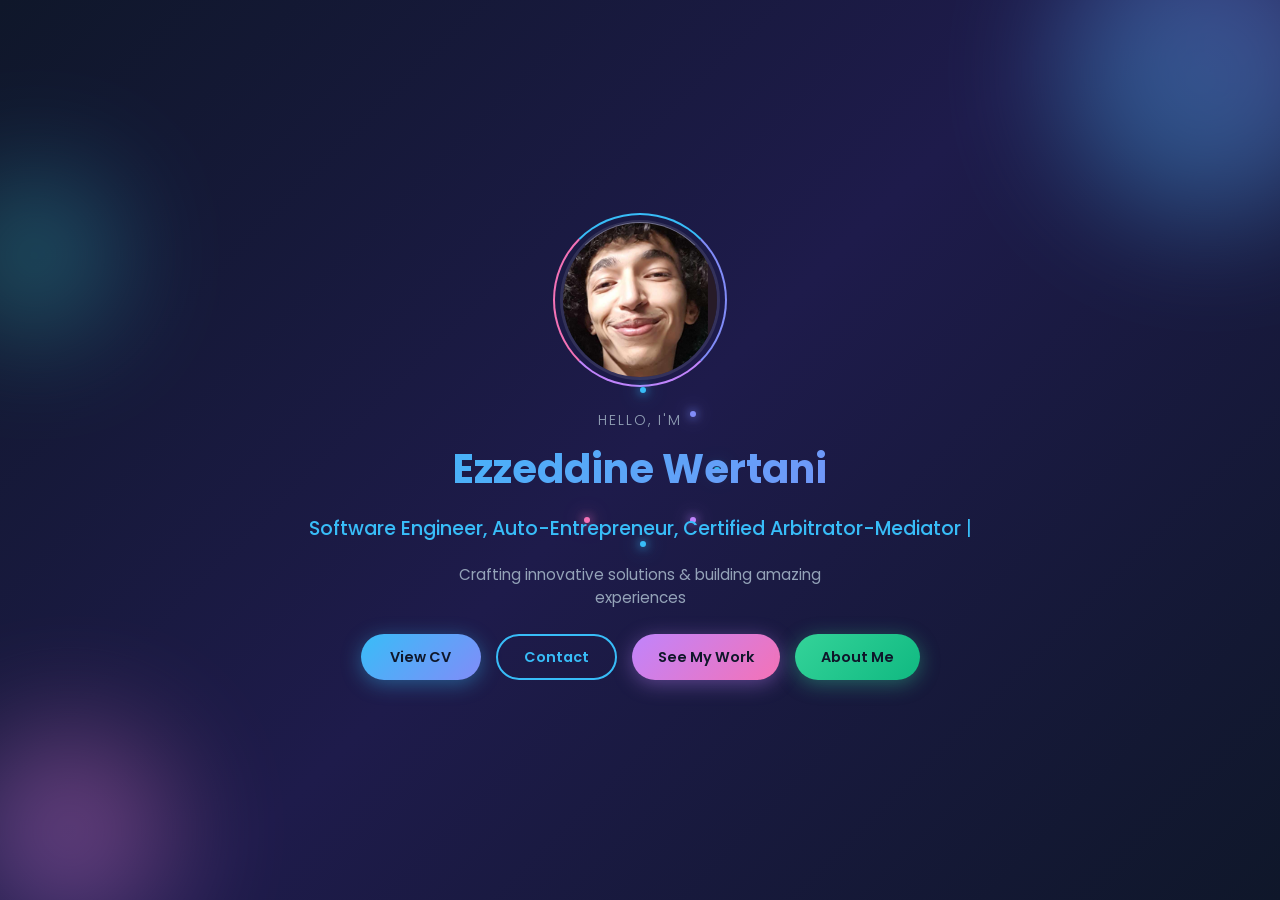
<file: index.html>
<!DOCTYPE html>
<html lang="en">
<head>
<meta charset="UTF-8">
<meta name="viewport" content="width=device-width, initial-scale=1.0">
<title>Ezzeddine Wertani</title>
<link rel="stylesheet" href="style.css">
</head>

<body>

<!-- HERO SECTION -->
<section class="hero">
  <div class="hero-bg-animation">
    <div class="floating-shape shape-1"></div>
    <div class="floating-shape shape-2"></div>
    <div class="floating-shape shape-3"></div>
  </div>

  <div class="hero-content">
    <div class="profile-wrapper">
      <div class="profile-ring"></div>
      <div class="profile-glow"></div>
      <img src="profile.jpg" alt="Profile" class="profile-photo">
      <div class="profile-particles">
        <span class="particle"></span>
        <span class="particle"></span>
        <span class="particle"></span>
        <span class="particle"></span>
        <span class="particle"></span>
        <span class="particle"></span>
      </div>
    </div>

    <div class="hero-text">
      <h1 class="hero-title">
        <span class="title-line">Hello, I'm</span>
        <span class="name">Ezzeddine Wertani</span>
      </h1>
      <p class="hero-subtitle">
        <span class="typing-text">Software Engineer, Auto-Entrepreneur, Certified Arbitrator-Mediator</span>
        <span class="cursor">|</span>
      </p>
      <div class="hero-description">
        Crafting innovative solutions & building amazing experiences
      </div>
      <div class="hero-buttons">
        <button onclick="openCV()" class="btn-primary">View CV</button>
        <button onclick="openContact()" class="btn-secondary">Contact</button>
        <button onclick="window.location.href='projects.html'" class="btn-tertiary">See My Work</button>
        <button onclick="openAbout()" class="btn-quaternary">About Me</button>
      </div>
    </div>
  </div>

 
</section>

<!-- CV MODAL -->
<div id="cvModal">
  <div class="cv-content">
    <span onclick="closeCV()" class="close-btn">&times;</span>
    <h2>My Resume</h2>
    <iframe src="resume.pdf" class="cv-frame"></iframe>
    <a href="resume.pdf" download class="download-link">Download PDF</a>
  </div>
</div>

<!-- CONTACT MODAL -->
<div id="contactModal">
  <div class="contact-content">
    <span onclick="closeContact()" class="close-btn">&times;</span>
    <h2>Get In Touch</h2>
    <div class="contact-info">
      <div class="contact-item">
        <span class="contact-icon">📧</span>
        <p><a href="mailto:ezzeddineouertani2000@gmail.com" class="contact-link">Email Me</a></p>
      </div>
      <div class="contact-item">
        <span class="contact-icon">📱</span>
        <p><a href="tel:+21648132531" class="contact-link">+216 48 132 531</a></p>
      </div>
      <div class="contact-item">
        <span class="contact-icon">💼</span>
        <p><a href="https://www.linkedin.com/in/ezzeddine-wertani-a3781b311/?skipRedirect=true" target="_blank" class="contact-link">LinkedIn Profile</a></p>
      </div>
    </div>
  </div>
</div>

<!-- ABOUT MODAL -->
<div id="aboutModal">
  <div class="about-content">
    <span onclick="closeAbout()" class="close-btn">&times;</span>
    <h2>About Me</h2>
    <div class="about-text">
      <p>I'm a passionate Software Engineer and Auto-Entrepreneur with expertise in building innovative solutions.</p>
      <p>As a certified Arbitrator-Mediator, I bring a unique perspective to problem-solving and conflict resolution.</p>
      <p>I love crafting amazing experiences through code and continuously learning new technologies.</p>
    </div>
    <a href="about.html" class="about-more-btn">Get to Know More</a>
  </div>
</div>

<script>
function openCV() {
  document.getElementById('cvModal').style.display = 'flex';
}

function closeCV() {
  document.getElementById('cvModal').style.display = 'none';
}

function openContact() {
  document.getElementById('contactModal').style.display = 'flex';
}

function closeContact() {
  document.getElementById('contactModal').style.display = 'none';
}

function openAbout() {
  document.getElementById('aboutModal').style.display = 'flex';
}

function closeAbout() {
  document.getElementById('aboutModal').style.display = 'none';
}

// Close modals when clicking outside
window.onclick = function(event) {
  if (event.target.id === 'cvModal') closeCV();
  if (event.target.id === 'contactModal') closeContact();
  if (event.target.id === 'aboutModal') closeAbout();
}
</script>

</body>
</html>
</file>
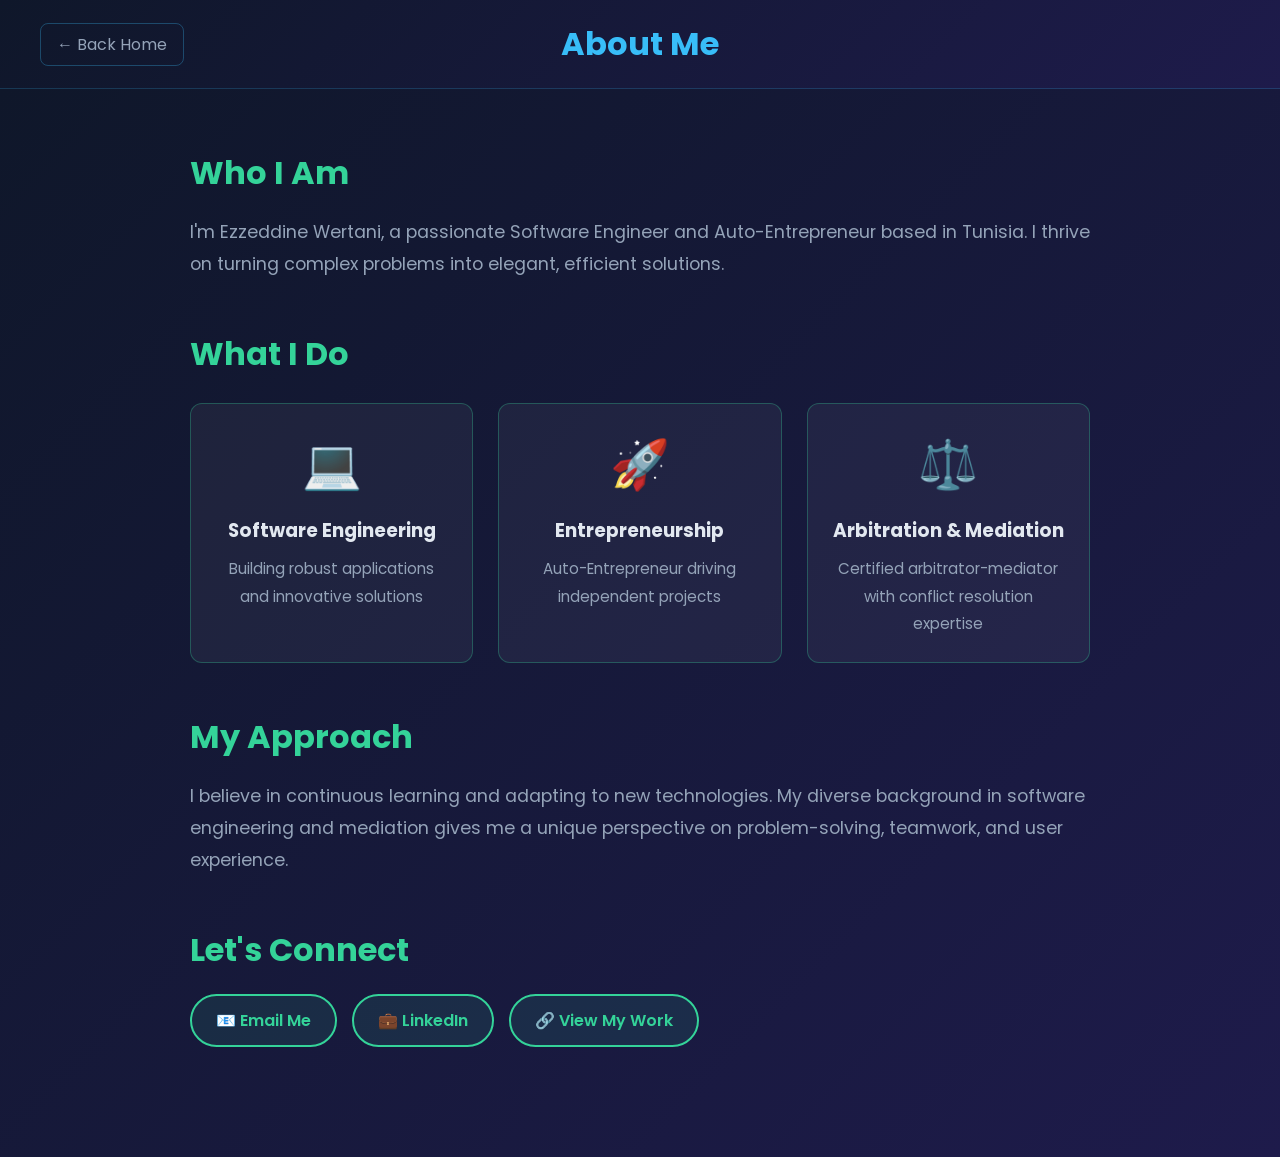
<file: about.html>
<!DOCTYPE html>
<html lang="en">
<head>
<meta charset="UTF-8">
<meta name="viewport" content="width=device-width, initial-scale=1.0">
<title>About Me - Ezzeddine Wertani</title>
<link rel="stylesheet" href="style.css">
</head>

<body>

<!-- HEADER -->
<header class="page-header">
  <a href="index.html" class="back-btn">← Back Home</a>
  <h1>About Me</h1>
</header>

<!-- ABOUT PAGE CONTENT -->
<section class="about-page">
  <div class="about-page-content">
    <div class="about-section">
      <h2>Who I Am</h2>
      <p>I'm Ezzeddine Wertani, a passionate Software Engineer and Auto-Entrepreneur based in Tunisia. I thrive on turning complex problems into elegant, efficient solutions.</p>
    </div>

    <div class="about-section">
      <h2>What I Do</h2>
      <div class="skills-grid">
        <div class="skill-card">
          <span class="skill-icon">💻</span>
          <h3>Software Engineering</h3>
          <p>Building robust applications and innovative solutions</p>
        </div>
        <div class="skill-card">
          <span class="skill-icon">🚀</span>
          <h3>Entrepreneurship</h3>
          <p>Auto-Entrepreneur driving independent projects</p>
        </div>
        <div class="skill-card">
          <span class="skill-icon">⚖️</span>
          <h3>Arbitration & Mediation</h3>
          <p>Certified arbitrator-mediator with conflict resolution expertise</p>
        </div>
      </div>
    </div>

    <div class="about-section">
      <h2>My Approach</h2>
      <p>I believe in continuous learning and adapting to new technologies. My diverse background in software engineering and mediation gives me a unique perspective on problem-solving, teamwork, and user experience.</p>
    </div>

    <div class="about-section">
      <h2>Let's Connect</h2>
      <div class="connect-links">
        <a href="mailto:ezzeddineouertani2000@gmail.com" class="connect-btn">📧 Email Me</a>
        <a href="https://www.linkedin.com/in/ezzeddine-wertani-a3781b311/?skipRedirect=true" target="_blank" class="connect-btn">💼 LinkedIn</a>
        <a href="projects.html" class="connect-btn">🔗 View My Work</a>
      </div>
    </div>
  </div>
</section>

</body>
</html>
</file>
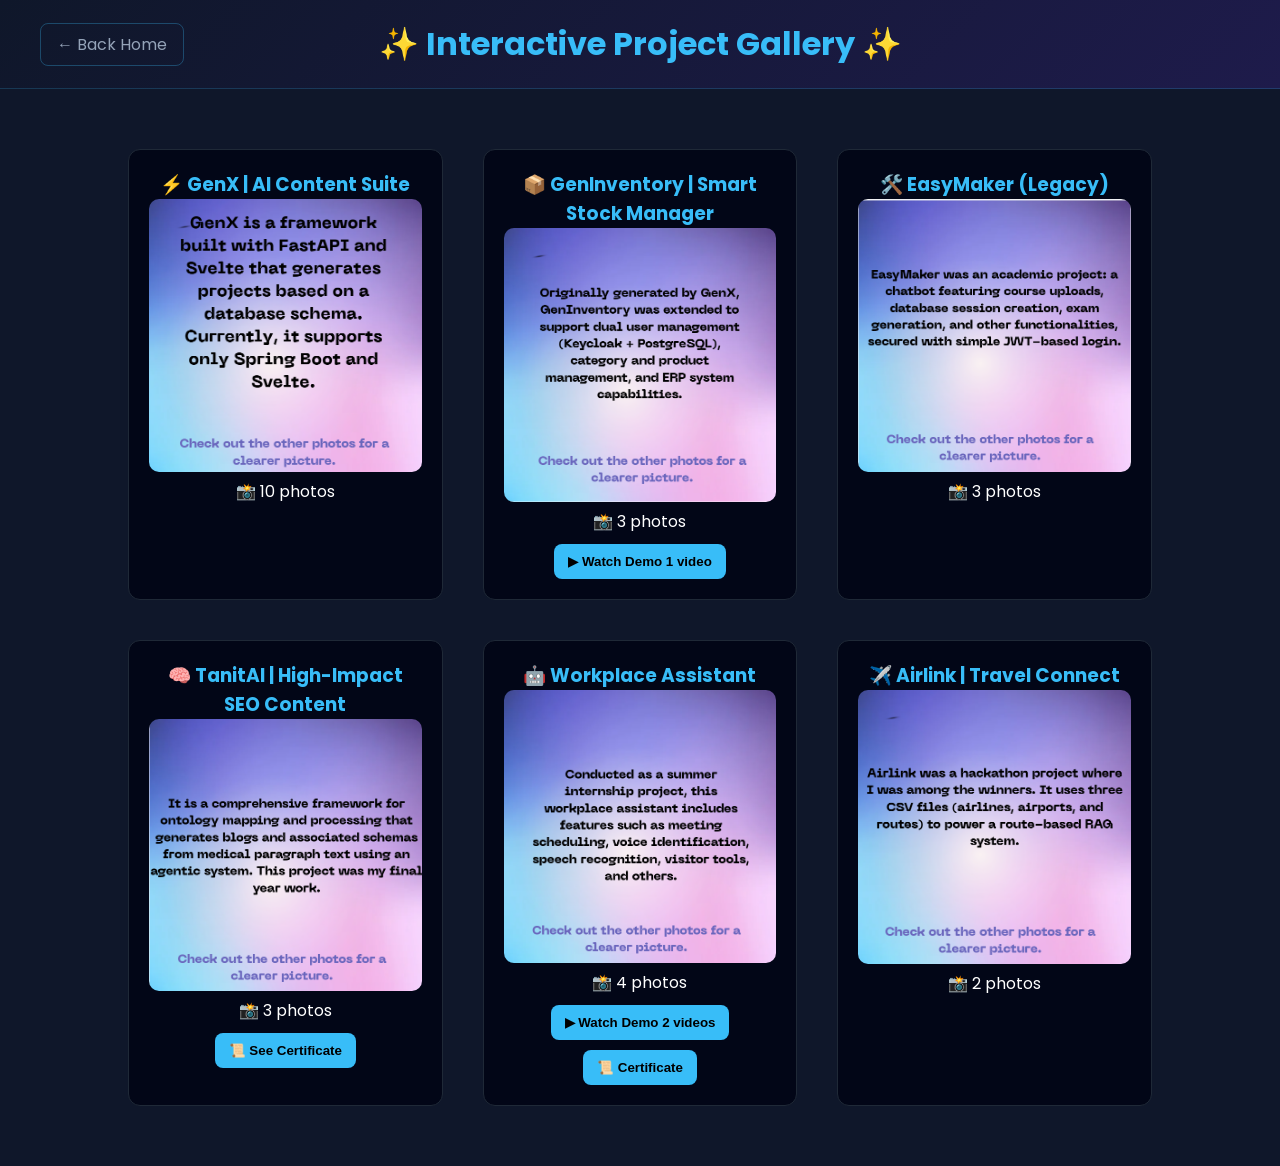
<file: projects.html>
<!DOCTYPE html>
<html lang="en">
<head>
<meta charset="UTF-8">
<meta name="viewport" content="width=device-width, initial-scale=1.0">
<title>Projects | Interactive Showcase with Media Indicators</title>
<link rel="stylesheet" href="style.css">
<style>
  /* Additional inline critical style for background enhancement - integrated into style.css */
</style>
</head>
<body>

<!-- HEADER -->
<header class="page-header">
  <a href="index.html" class="back-btn">← Back Home</a>
  <h1>✨ Interactive Project Gallery ✨</h1>
</header>

<section class="projects">

<!-- ===== 1. EASYMAKER V1 (NEW) - GenX ===== -->
<div class="project">
  <h3>⚡ GenX | AI Content Suite</h3>
  <div class="project-media">
    <img src="G.png"
         alt="GenX Dashboard Preview"
         onclick="openGallery(['G0.png','G1.png','G2.png','G3.png','G4.png','G5.png','G6.png','G7.png','G8.png','G9.png'],0)">
    <span class="media-badge photo-badge">📸 10 photos</span>
  </div>
  <!-- No video demo for this project -->
</div>

<!-- ===== 2. GenInventory ===== -->
<div class="project">
  <h3>📦 GenInventory | Smart Stock Manager</h3>
  <div class="project-media">
    <img src="f.png"
         alt="GenInventory Interface"
         onclick="openGallery(['f1.png','f2.png','f3.png'],0)">
    <span class="media-badge photo-badge">📸 3 photos</span>
  </div>
  <div class="button-group">
    <button class="demo-btn" onclick="openVideos(['fv.mp4'],0)">
      ▶ Watch Demo <span class="video-count-badge">1 video</span>
    </button>
  </div>
</div>

<!-- ===== 3. EASYMAKER V0 (OLD) ===== -->
<div class="project">
  <h3>🛠️ EasyMaker (Legacy)</h3>
  <div class="project-media">
    <img src="E.png"
         alt="EasyMaker Screenshot"
         onclick="openGallery(['E1.png','E2.png','E3.png'],0)">
    <span class="media-badge photo-badge">📸 3 photos</span>
  </div>
</div>

<!-- ===== 4. TANITAI - AI SEO Generator ===== -->
<div class="project">
  <h3>🧠 TanitAI | High-Impact SEO Content</h3>
  <div class="project-media">
    <img src="1.png"
         alt="TanitAI Dashboard"
         onclick="openGallery(['1.1.png','1.2.png','1.3.png'],0)">
    <span class="media-badge photo-badge">📸 3 photos</span>
  </div>
  <div class="button-group">
    <button class="cert-btn" onclick="openGallery(['certificate1.png'],0)">
      📜 See Certificate
    </button>
  </div>
</div>

<!-- ===== 5. WORKPLACE ASSISTANT ===== -->
<div class="project">
  <h3>🤖 Workplace Assistant</h3>
  <div class="project-media">
    <img src="W.png"
         alt="Workplace Assistant UI"
         onclick="openGallery(['W1.png','W2.png','W3.png','W4.png'],0)">
    <span class="media-badge photo-badge">📸 4 photos</span>
  </div>
  <div class="button-group">
    <button class="demo-btn" onclick="openVideos(['EV1.mp4','EV2.mp4'],0)">
      ▶ Watch Demo <span class="video-count-badge">2 videos</span>
    </button>
    <button class="cert-btn" onclick="openGallery(['certificate2.png'],0)">
      📜 Certificate
    </button>
  </div>
</div>

<!-- ===== 6. AIRLINK ===== -->
<div class="project">
  <h3>✈️ Airlink | Travel Connect</h3>
  <div class="project-media">
    <img src="A.png"
         alt="Airlink Platform"
         onclick="openGallery(['A1.png','A2.png'],0)">
    <span class="media-badge photo-badge">📸 2 photos</span>
  </div>
</div>

</section>

<!-- IMAGE LIGHTBOX (ENHANCED) -->
<div id="lightbox">
  <span onclick="closeGallery()">×</span>
  <img id="lightbox-img" alt="Gallery preview">
  <button class="nav-btn prev-btn" onclick="change(-1)">❮</button>
  <button class="nav-btn next-btn" onclick="change(1)">❯</button>
  <div class="lightbox-counter" id="lightboxCounter"></div>
</div>

<!-- VIDEO MODAL (ENHANCED) -->
<div id="videoBox">
  <span onclick="closeVideos()">×</span>
  <video id="videoPlayer" controls></video>
  <button class="nav-btn prev-vid" onclick="changeVideo(-1)">❮</button>
  <button class="nav-btn next-vid" onclick="changeVideo(1)">❯</button>
  <div class="video-counter" id="videoCounter"></div>
</div>

<script>
// ========== IMAGE GALLERY LOGIC (with counter) ==========
let images = [], index = 0;
let lightboxCounter = document.getElementById('lightboxCounter');

function openGallery(imgs, i) {
  images = imgs;
  index = i;
  const lightbox = document.getElementById("lightbox");
  lightbox.style.display = "flex";
  updateLightboxCounter();
  show();
}

function closeGallery() {
  document.getElementById("lightbox").style.display = "none";
}

function change(n) {
  index = (index + n + images.length) % images.length;
  updateLightboxCounter();
  show();
}

function show() {
  const imgElement = document.getElementById("lightbox-img");
  imgElement.src = images[index];
  imgElement.alt = `Gallery image ${index+1} of ${images.length}`;
}

function updateLightboxCounter() {
  if(lightboxCounter && images.length) {
    lightboxCounter.textContent = `${index+1} / ${images.length}`;
  }
}

// ========== VIDEO GALLERY LOGIC (with counter) ==========
let videos = [], vIndex = 0;
let videoCounter = document.getElementById('videoCounter');

function openVideos(v, i) {
  videos = v;
  vIndex = i;
  const videoBox = document.getElementById("videoBox");
  videoBox.style.display = "flex";
  updateVideoCounter();
  showVideo();
}

function closeVideos() {
  const videoBox = document.getElementById("videoBox");
  videoBox.style.display = "none";
  const player = document.getElementById("videoPlayer");
  if(player) player.pause();
}

function changeVideo(n) {
  vIndex = (vIndex + n + videos.length) % videos.length;
  updateVideoCounter();
  showVideo();
}

function showVideo() {
  let player = document.getElementById("videoPlayer");
  player.src = videos[vIndex];
  player.load();
  player.play().catch(e => console.log("Autoplay blocked, user interaction needed"));
}

function updateVideoCounter() {
  if(videoCounter && videos.length) {
    videoCounter.textContent = `${vIndex+1} / ${videos.length}`;
  }
}

// Optional: close modals with ESC key
document.addEventListener('keydown', (e) => {
  if(e.key === 'Escape') {
    if(document.getElementById("lightbox").style.display === 'flex') closeGallery();
    if(document.getElementById("videoBox").style.display === 'flex') closeVideos();
  }
  // left/right arrow navigation for active modal
  if(document.getElementById("lightbox").style.display === 'flex') {
    if(e.key === 'ArrowLeft') change(-1);
    if(e.key === 'ArrowRight') change(1);
  }
  if(document.getElementById("videoBox").style.display === 'flex') {
    if(e.key === 'ArrowLeft') changeVideo(-1);
    if(e.key === 'ArrowRight') changeVideo(1);
  }
});
</script>
</body>
</html>
</file>
<file: style.css>
@import url('https://fonts.googleapis.com/css2?family=Poppins:wght@300;400;500;600;700&display=swap');

* {
  margin: 0;
  padding: 0;
  box-sizing: border-box;
}

body{
  margin:0;
  font-family: 'Poppins', Arial, sans-serif;
  background:#0f172a;
  color:white;
  overflow-x: hidden;
}

/* ===== HERO SECTION ===== */
.hero {
  min-height: 100vh;
  display: flex;
  align-items: center;
  justify-content: center;
  position: relative;
  overflow: hidden;
  background: linear-gradient(135deg, #0f172a 0%, #1e1b4b 50%, #0f172a 100%);
  padding: 40px 20px;
}

/* Background Animation */
.hero-bg-animation {
  position: absolute;
  width: 100%;
  height: 100%;
  overflow: hidden;
  z-index: 0;
}

.floating-shape {
  position: absolute;
  border-radius: 50%;
  filter: blur(60px);
  opacity: 0.4;
  animation: float 20s infinite ease-in-out;
}

.shape-1 {
  width: 300px;
  height: 300px;
  background: linear-gradient(45deg, #38bdf8, #818cf8);
  top: -80px;
  right: -80px;
  animation-delay: 0s;
}

.shape-2 {
  width: 200px;
  height: 200px;
  background: linear-gradient(45deg, #c084fc, #f472b6);
  bottom: -30px;
  left: -30px;
  animation-delay: -7s;
}

.shape-3 {
  width: 150px;
  height: 150px;
  background: linear-gradient(45deg, #34d399, #38bdf8);
  top: 20%;
  left: -40px;
  animation-delay: -14s;
}

@keyframes float {
  0%, 100% { transform: translate(0, 0) rotate(0deg) scale(1); }
  25% { transform: translate(50px, -50px) rotate(90deg) scale(1.1); }
  50% { transform: translate(-30px, 30px) rotate(180deg) scale(0.9); }
  75% { transform: translate(-50px, -30px) rotate(270deg) scale(1.05); }
}

/* Hero Content */
.hero-content {
  display: flex;
  flex-direction: column;
  align-items: center;
  text-align: center;
  z-index: 1;
  padding: 20px;
}

/* Profile Photo Wrapper */
.profile-wrapper {
  position: relative;
  width: 160px;
  height: 160px;
  margin-bottom: 30px;
}

.profile-photo {
  width: 100%;
  height: 100%;
  object-fit: cover;
  object-position: center center;
  border-radius: 50%;
  position: relative;
  z-index: 3;
  border: 3px solid rgba(255, 255, 255, 0.1);
  transition: transform 0.3s ease;
}

.profile-photo:hover {
  transform: scale(1.05);
}

/* Animated Ring */
.profile-ring {
  position: absolute;
  top: -7px;
  left: -7px;
  right: -7px;
  bottom: -7px;
  border-radius: 50%;
  border: 2px solid transparent;
  border-top-color: #38bdf8;
  border-right-color: #818cf8;
  border-bottom-color: #c084fc;
  border-left-color: #f472b6;
  animation: spin 4s linear infinite;
  z-index: 1;
}

.profile-ring::before {
  content: '';
  position: absolute;
  top: 7px;
  left: 7px;
  right: 7px;
  bottom: 7px;
  border-radius: 50%;
  border: 2px solid transparent;
  border-top-color: rgba(255, 255, 255, 0.3);
  animation: spin 3s linear infinite reverse;
}

@keyframes spin {
  0% { transform: rotate(0deg); }
  100% { transform: rotate(360deg); }
}

/* Glow Effect */
.profile-glow {
  position: absolute;
  top: 50%;
  left: 50%;
  transform: translate(-50%, -50%);
  width: 140px;
  height: 140px;
  background: radial-gradient(circle, rgba(56, 189, 248, 0.4) 0%, transparent 70%);
  border-radius: 50%;
  z-index: 0;
  animation: pulse-glow 3s ease-in-out infinite;
}

@keyframes pulse-glow {
  0%, 100% {
    transform: translate(-50%, -50%) scale(1);
    opacity: 0.6;
  }
  50% {
    transform: translate(-50%, -50%) scale(1.3);
    opacity: 1;
  }
}

/* Particles */
.profile-particles {
  position: absolute;
  width: 100%;
  height: 100%;
  z-index: 2;
}

.particle {
  position: absolute;
  width: 6px;
  height: 6px;
  background: #38bdf8;
  border-radius: 50%;
  box-shadow: 0 0 10px #38bdf8, 0 0 20px #38bdf8;
  animation: orbit 6s linear infinite;
}

.particle:nth-child(1) { top: 0; left: 50%; animation-delay: 0s; }
.particle:nth-child(2) { top: 15%; right: 15%; animation-delay: -1s; background: #818cf8; box-shadow: 0 0 10px #818cf8, 0 0 20px #818cf8; }
.particle:nth-child(3) { right: 0; top: 50%; animation-delay: -2s; }
.particle:nth-child(4) { bottom: 15%; right: 15%; animation-delay: -3s; background: #c084fc; box-shadow: 0 0 10px #c084fc, 0 0 20px #c084fc; }
.particle:nth-child(5) { bottom: 0; left: 50%; animation-delay: -4s; }
.particle:nth-child(6) { bottom: 15%; left: 15%; animation-delay: -5s; background: #f472b6; box-shadow: 0 0 10px #f472b6, 0 0 20px #f472b6; }

@keyframes orbit {
  0% { transform: rotate(0deg) translateX(90px) rotate(0deg); opacity: 0; }
  10% { opacity: 1; }
  90% { opacity: 1; }
  100% { transform: rotate(360deg) translateX(90px) rotate(-360deg); opacity: 0; }
}

/* Hero Text */
.hero-title {
  margin-bottom: 15px;
  position: relative;
  z-index: 5;
}

.hero-text {
  position: relative;
  z-index: 5;
}

.title-line {
  display: block;
  font-size: 0.9rem;
  font-weight: 300;
  color: #94a3b8;
  letter-spacing: 2px;
  text-transform: uppercase;
  margin-bottom: 8px;
}

.name {
  display: block;
  font-size: 2.5rem;
  font-weight: 700;
  background: linear-gradient(135deg, #38bdf8, #818cf8, #c084fc, #f472b6);
  background-size: 300% 300%;
  -webkit-background-clip: text;
  -webkit-text-fill-color: transparent;
  background-clip: text;
  animation: gradient-shift 5s ease infinite;
}

@keyframes gradient-shift {
  0%, 100% { background-position: 0% 50%; }
  50% { background-position: 100% 50%; }
}

.hero-subtitle {
  font-size: 1.2rem;
  margin-bottom: 15px;
  height: 35px;
}

.typing-text {
  color: #38bdf8;
  font-weight: 500;
}

.cursor {
  display: inline-block;
  color: #38bdf8;
  animation: blink 1s infinite;
}

@keyframes blink {
  0%, 50% { opacity: 1; }
  51%, 100% { opacity: 0; }
}

.hero-description {
  font-size: 0.95rem;
  color: #94a3b8;
  max-width: 450px;
  line-height: 1.5;
  margin: 0 auto 25px auto;
  text-align: center;
}

/* Hero Buttons */
.hero-buttons {
  display: flex;
  gap: 15px;
  flex-wrap: wrap;
  justify-content: center;
  align-items: center;
  position: relative;
  z-index: 10;
}

.btn-primary, .btn-secondary, .btn-tertiary, .btn-quaternary {
  padding: 12px 26px;
  border-radius: 50px;
  font-weight: 600;
  font-size: 0.9rem;
  text-decoration: none;
  transition: all 0.3s ease;
  border: none;
  cursor: pointer;
  display: inline-flex;
  align-items: center;
  justify-content: center;
  height: 46px;
  min-width: 120px;
  box-sizing: border-box;
  margin: 0;
  font-family: inherit;
}

.btn-primary {
  background: linear-gradient(135deg, #38bdf8, #818cf8);
  color: #0f172a;
  box-shadow: 0 4px 20px rgba(56, 189, 248, 0.4);
}

.btn-primary:hover {
  transform: translateY(-3px);
  box-shadow: 0 8px 30px rgba(56, 189, 248, 0.6);
}

.btn-secondary {
  background: transparent;
  color: #38bdf8;
  border: 2px solid #38bdf8;
  box-sizing: border-box;
}

.btn-secondary:hover {
  background: rgba(56, 189, 248, 0.1);
  transform: translateY(-3px);
}

.btn-tertiary {
  background: linear-gradient(135deg, #c084fc, #f472b6);
  color: #0f172a;
  box-shadow: 0 4px 20px rgba(192, 132, 252, 0.4);
}

.btn-tertiary:hover {
  transform: translateY(-3px);
  box-shadow: 0 8px 30px rgba(192, 132, 252, 0.6);
}

.btn-quaternary {
  background: linear-gradient(135deg, #34d399, #10b981);
  color: #0f172a;
  box-shadow: 0 4px 20px rgba(52, 211, 153, 0.4);
}

.btn-quaternary:hover {
  transform: translateY(-3px);
  box-shadow: 0 8px 30px rgba(52, 211, 153, 0.6);
}

/* Scroll Indicator */
.scroll-indicator {
  position: absolute;
  bottom: 30px;
  left: 50%;
  transform: translateX(-50%);
  z-index: 2;
}

.scroll-indicator span {
  display: block;
  width: 24px;
  height: 40px;
  border: 2px solid #38bdf8;
  border-radius: 12px;
  position: relative;
}

.scroll-indicator span::before {
  content: '';
  position: absolute;
  top: 8px;
  left: 50%;
  transform: translateX(-50%);
  width: 4px;
  height: 8px;
  background: #38bdf8;
  border-radius: 2px;
  animation: scroll 2s infinite;
}

@keyframes scroll {
  0% { opacity: 1; transform: translateX(-50%) translateY(0); }
  100% { opacity: 0; transform: translateX(-50%) translateY(15px); }
}

/* Responsive Design */
@media (max-width: 768px) {
  .hero {
    min-height: 50vh;
    padding: 30px 15px;
  }

  .profile-wrapper {
    width: 130px;
    height: 130px;
    margin-bottom: 20px;
  }

  .name {
    font-size: 1.8rem;
  }

  .title-line {
    font-size: 0.75rem;
    letter-spacing: 1.5px;
  }

  .hero-subtitle {
    font-size: 1rem;
    height: 30px;
  }

  .hero-description {
    font-size: 0.85rem;
    padding: 0 15px;
    margin-bottom: 20px;
  }

  .hero-buttons {
    gap: 12px;
  }

  .btn-primary, .btn-secondary, .btn-tertiary, .btn-quaternary {
    padding: 8px 20px;
    font-size: 0.85rem;
  }

  .shape-1, .shape-2 {
    width: 150px;
    height: 150px;
  }

  .particle {
    width: 5px;
    height: 5px;
  }

  @keyframes orbit {
    0% { transform: rotate(0deg) translateX(85px) rotate(0deg); opacity: 0; }
    10% { opacity: 1; }
    90% { opacity: 1; }
    100% { transform: rotate(360deg) translateX(85px) rotate(-360deg); opacity: 0; }
  }
}

  .projects{
  display:grid;
  grid-template-columns:repeat(auto-fit,minmax(280px,1fr));
  gap:40px;
  padding:60px 10%;
  }
  
  .project{
  background:#020617;
  padding:20px;
  border-radius:12px;
  text-align:center;
  border:1px solid #1f2937;
  }
  
  .project h3{
  color:#38bdf8;
  }
  
  .project img{
  width:100%;
  border-radius:10px;
  cursor:pointer;
  }
  
  button{
  margin-top:10px;
  padding:10px 14px;
  border:none;
  background:#38bdf8;
  color:black;
  border-radius:8px;
  cursor:pointer;
  font-weight:bold;
  }
  
  /* ===== PAGE HEADER ===== */
.page-header {
  background: linear-gradient(135deg, #0f172a 0%, #1e1b4b 100%);
  padding: 20px 40px;
  display: flex;
  align-items: center;
  justify-content: center;
  position: relative;
  border-bottom: 1px solid rgba(56, 189, 248, 0.2);
}

.page-header h1 {
  color: #38bdf8;
  font-size: 2rem;
  margin: 0;
}

.back-btn {
  position: absolute;
  left: 40px;
  color: #94a3b8;
  text-decoration: none;
  font-size: 1rem;
  padding: 8px 16px;
  border: 1px solid rgba(56, 189, 248, 0.3);
  border-radius: 8px;
  transition: all 0.3s ease;
}

.back-btn:hover {
  color: #38bdf8;
  border-color: #38bdf8;
  background: rgba(56, 189, 248, 0.1);
}

/* ===== CV MODAL ===== */
#cvModal {
  display: none;
  position: fixed;
  top: 0;
  left: 0;
  width: 100%;
  height: 100%;
  background: rgba(0, 0, 0, 0.9);
  justify-content: center;
  align-items: center;
  z-index: 1000;
}

.cv-content {
  background: #0f172a;
  border-radius: 16px;
  padding: 30px;
  max-width: 90vw;
  width: 800px;
  height: 85vh;
  display: flex;
  flex-direction: column;
  border: 1px solid rgba(56, 189, 248, 0.3);
  box-shadow: 0 0 40px rgba(56, 189, 248, 0.2);
}

.cv-content h2 {
  color: #38bdf8;
  margin: 0 0 15px 0;
  text-align: center;
}

.cv-frame {
  flex: 1;
  border: none;
  border-radius: 8px;
  background: white;
}

.download-link {
  margin-top: 15px;
  padding: 12px 24px;
  background: linear-gradient(135deg, #38bdf8, #818cf8);
  color: #0f172a;
  text-decoration: none;
  border-radius: 8px;
  font-weight: 600;
  text-align: center;
  display: block;
  transition: all 0.3s ease;
}

.download-link:hover {
  transform: translateY(-2px);
  box-shadow: 0 4px 20px rgba(56, 189, 248, 0.4);
}

/* ===== CONTACT MODAL ===== */
#contactModal {
  display: none;
  position: fixed;
  top: 0;
  left: 0;
  width: 100%;
  height: 100%;
  background: rgba(0, 0, 0, 0.9);
  justify-content: center;
  align-items: center;
  z-index: 1000;
}

.contact-content {
  background: linear-gradient(135deg, #0f172a, #1e1b4b);
  border-radius: 16px;
  padding: 40px;
  max-width: 400px;
  width: 90%;
  border: 1px solid rgba(56, 189, 248, 0.3);
  box-shadow: 0 0 40px rgba(56, 189, 248, 0.2);
  position: relative;
}

.contact-content h2 {
  color: #38bdf8;
  margin: 0 0 30px 0;
  text-align: center;
}

.contact-info {
  display: flex;
  flex-direction: column;
  gap: 20px;
}

.contact-item {
  display: flex;
  align-items: center;
  gap: 15px;
  padding: 15px;
  background: rgba(255, 255, 255, 0.05);
  border-radius: 10px;
  transition: all 0.3s ease;
}

.contact-item:hover {
  background: rgba(255, 255, 255, 0.1);
}

.contact-icon {
  font-size: 1.5rem;
}

.contact-item p {
  margin: 0;
  color: #e2e8f0;
}

.contact-link {
  color: #38bdf8;
  text-decoration: none;
  transition: color 0.3s ease;
}

.contact-link:hover {
  color: #818cf8;
}

/* ===== CLOSE BUTTON ===== */
.close-btn {
  position: absolute;
  top: 15px;
  right: 20px;
  font-size: 32px;
  color: #94a3b8;
  cursor: pointer;
  transition: color 0.3s ease;
  line-height: 1;
}

.close-btn:hover {
  color: #38bdf8;
}

/* ===== ABOUT MODAL ===== */
#aboutModal {
  display: none;
  position: fixed;
  top: 0;
  left: 0;
  width: 100%;
  height: 100%;
  background: rgba(0, 0, 0, 0.9);
  justify-content: center;
  align-items: center;
  z-index: 1000;
}

.about-content {
  background: linear-gradient(135deg, #0f172a, #1e1b4b);
  border-radius: 16px;
  padding: 40px;
  max-width: 500px;
  width: 90%;
  border: 1px solid rgba(52, 211, 153, 0.3);
  box-shadow: 0 0 40px rgba(52, 211, 153, 0.2);
  position: relative;
}

.about-content h2 {
  color: #34d399;
  margin: 0 0 25px 0;
  text-align: center;
}

.about-text {
  color: #e2e8f0;
  line-height: 1.8;
}

.about-text p {
  margin-bottom: 15px;
}

/* ===== ABOUT PAGE ===== */
.about-page {
  padding: 60px 10%;
  background: linear-gradient(135deg, #0f172a 0%, #1e1b4b 100%);
  min-height: 100vh;
}

.about-page-content {
  max-width: 900px;
  margin: 0 auto;
}

.about-section {
  margin-bottom: 50px;
}

.about-section h2 {
  color: #34d399;
  font-size: 2rem;
  margin-bottom: 20px;
}

.about-section p {
  color: #94a3b8;
  line-height: 1.8;
  font-size: 1.1rem;
}

.skills-grid {
  display: grid;
  grid-template-columns: repeat(auto-fit, minmax(250px, 1fr));
  gap: 25px;
  margin-top: 25px;
}

.skill-card {
  background: rgba(255, 255, 255, 0.05);
  border: 1px solid rgba(52, 211, 153, 0.3);
  border-radius: 12px;
  padding: 25px;
  text-align: center;
  transition: all 0.3s ease;
}

.skill-card:hover {
  background: rgba(255, 255, 255, 0.1);
  transform: translateY(-5px);
  box-shadow: 0 10px 30px rgba(52, 211, 153, 0.2);
}

.skill-icon {
  font-size: 3rem;
  display: block;
  margin-bottom: 15px;
}

.skill-card h3 {
  color: #e2e8f0;
  margin-bottom: 10px;
}

.skill-card p {
  color: #94a3b8;
  font-size: 0.95rem;
}

.connect-links {
  display: flex;
  gap: 15px;
  flex-wrap: wrap;
  margin-top: 20px;
}

.connect-btn {
  padding: 12px 24px;
  background: rgba(52, 211, 153, 0.1);
  border: 2px solid #34d399;
  color: #34d399;
  text-decoration: none;
  border-radius: 50px;
  font-weight: 600;
  transition: all 0.3s ease;
}

.connect-btn:hover {
  background: #34d399;
  color: #0f172a;
  transform: translateY(-2px);
}

/* Responsive for about page */
@media (max-width: 768px) {
  .about-page {
    padding: 40px 5%;
  }

  .about-section h2 {
    font-size: 1.5rem;
  }

  .skills-grid {
    grid-template-columns: 1fr;
  }

  .connect-links {
    flex-direction: column;
  }

  .connect-btn {
    text-align: center;
  }
}

.about-more-btn {
  display: block;
  margin: 25px auto 0;
  padding: 12px 28px;
  background: linear-gradient(135deg, #34d399, #10b981);
  color: #0f172a;
  text-decoration: none;
  border-radius: 50px;
  font-weight: 600;
  font-size: 0.95rem;
  transition: all 0.3s ease;
  box-shadow: 0 4px 20px rgba(52, 211, 153, 0.4);
  text-align: center;
}

.about-more-btn:hover {
  transform: translateY(-2px);
  box-shadow: 0 6px 25px rgba(52, 211, 153, 0.6);
}

/* ===== RESPONSIVE ===== */
@media (max-width: 768px) {
  .page-header {
    padding: 15px 20px;
  }

  .page-header h1 {
    font-size: 1.5rem;
  }

  .back-btn {
    position: static;
    margin-right: auto;
    margin-bottom: 10px;
  }

  .page-header {
    flex-direction: column;
    gap: 10px;
  }

  .cv-content {
    padding: 20px;
    height: 80vh;
  }

  .contact-content {
    padding: 25px;
  }

  .about-content {
    padding: 25px;
    max-width: 90%;
  }
}

/* IMAGE LIGHTBOX */

  #lightbox{
  display:none;
  position:fixed;
  top:0;
  left:0;
  width:100%;
  height:100%;
  background:rgba(0,0,0,0.95);
  justify-content:center;
  align-items:center;
  flex-direction:column;
  }
  
  #lightbox img{
  max-width:90%;
  max-height:80%;
  }
  
  #lightbox span{
  position:absolute;
  top:20px;
  right:30px;
  font-size:40px;
  cursor:pointer;
  }
  
  #lightbox button{
  position:absolute;
  top:50%;
  font-size:40px;
  background:none;
  color:white;
  }
  
  #lightbox button:first-of-type{left:5%;}
  #lightbox button:last-of-type{right:5%;}
  
  /* VIDEO MODAL */
  
  #videoBox{
  display:none;
  position:fixed;
  top:0;
  left:0;
  width:100%;
  height:100%;
  background:black;
  justify-content:center;
  align-items:center;
  flex-direction:column;
  }
  
  #videoBox video{
  max-width:90%;
  max-height:80%;
  }
  
  #videoBox span{
  position:absolute;
  top:20px;
  right:30px;
  font-size:40px;
  cursor:pointer;
  color:white;
  }
  
  #videoBox button{
  position:absolute;
  top:50%;
  font-size:40px;
  background:none;
  color:white;
  }
  
  #videoBox button:first-of-type{left:5%;}
  #videoBox button:last-of-type{right:5%;}
</file>
